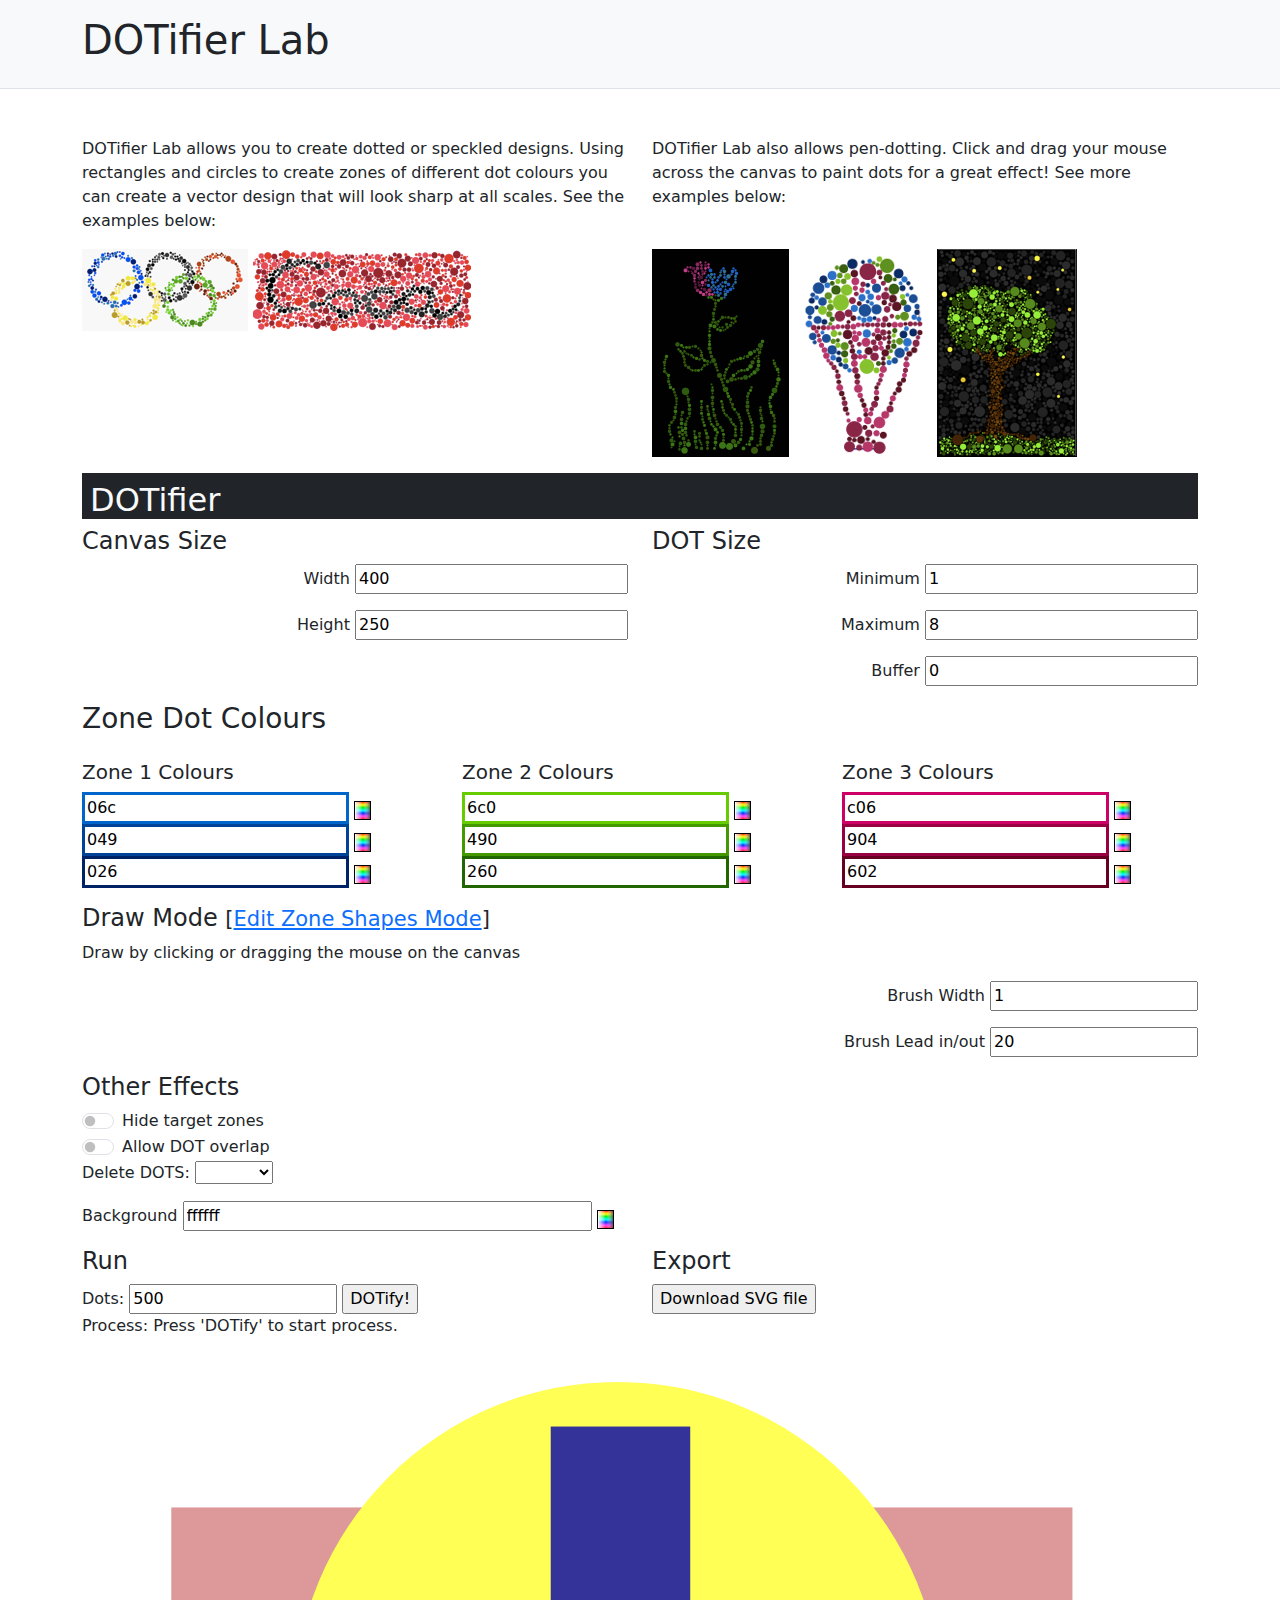
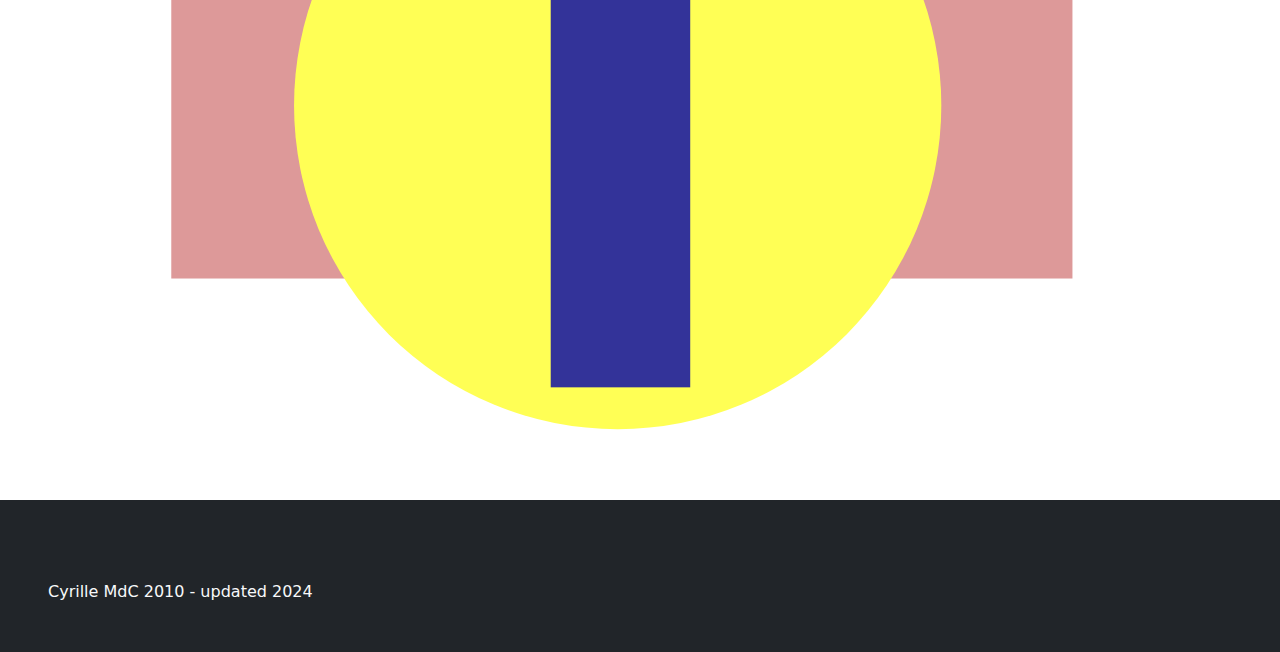
<file: index.html>
<!doctype html>
<html>
    <head>
        <meta charset="UTF-8">
        <link media="screen" type="text/css" href="css/bootstrap.min.css" rel="stylesheet">
        <link media="screen" type="text/css" href="css/dot.css" rel="stylesheet">
        <!-- <script src='js/d3.min.js'></script> -->
        <script src="js/FileSaver.js" type="text/javascript"> </script>
        <title>DOTifier Lab</title>
    </head>
    <body>
        <nav class="navbar navbar-expand-md navbar-light flex-wrap py-3 border-bottom bg-light">
            <div class="container">
                <h1>DOTifier Lab</h1>
            </div>
        </nav>

        <div class='container mt-5'>
            <div class='row'>
                <div class='col-sm-6'>
                    <p>DOTifier Lab allows you to create dotted or speckled designs. Using rectangles and circles to create zones of different dot colours you can create a vector design that will look sharp at all scales. See the examples below:
                    </p>
                </div>
                <div class='col-sm-6'>
                    <p>DOTifier Lab also allows pen-dotting. Click and drag your mouse across the canvas to paint dots for a great effect! See more examples below:</p>
                </div>
                <div class='col-sm-6'>
                    <img src='examples/olympics.png'> <img src='examples/coca.png'>
                </div>
                <div class='col-sm-6'>
                    <img src='examples/flower.png'>
                    <img src='examples/hotair.png'>
                    <img src='examples/tree.png'>
                </div>

                <div class='col-12 mt-3'>
                    <div class='bg-dark text-light px-2 pt-2'>
                        <h2>DOTifier</h2>
                    </div>
                </div>
                <div class='col-sm-6'>
                    <h4>Canvas Size</h4>
                    <p class="text-end"><label for='canvasw'>Width</label> <input id='canvasw' class='w-50' type='text' maxlength='3' value='400' /></p>
                    <p class="text-end"><label for='canvash'>Height</label> <input id='canvash' class='w-50' type='text' maxlength='3' value='250' /></p>
                </div>
                <div class='col-sm-6'>
                    <h4>DOT Size</h4>
                    <p class="text-end"><label for='dotmin'>Minimum</label> <input id='dotmin' class='w-50' type='text' maxlength='3' value='1' /></p>
                    <p class="text-end"><label for='dotmax'>Maximum</label> <input id='dotmax' class='w-50' type='text' maxlength='3' value='8' /></p>
                    <p class="text-end"><label for='dotbuf'>Buffer</label> <input id='dotbuf' class='w-50' type='text' maxlength='3' value='0' /></p>
                </div>
                <div class='col-12'>
                    <h3>Zone Dot Colours</h3>
                </div>
                <div class='col-sm-4 mt-3'>
                    <h5>Zone 1 Colours</h5>
                    <input id='z1c1' type='text' class='w-75 me-1' maxlength='6' value='06c' />
                    <a class='palicon' href='javascript:{}' onclick="DOT.openPalette('z1c1')"><img src='palicon.png'/></a>
                    <input id='z1c2' type='text' class='w-75 me-1' maxlength='6' value='049' />
                    <a class='palicon' href='javascript:{}' onclick="DOT.openPalette('z1c2')"><img src='palicon.png'/></a>
                    <input id='z1c3' type='text' class='w-75 me-1' maxlength='6' value='026' />
                    <a class='palicon' href='javascript:{}' onclick="DOT.openPalette('z1c3')"><img src='palicon.png'/></a>

                </div>
                <div class='col-sm-4 mt-3'>
                    <h5>Zone 2 Colours</h5>
                    <input id='z2c1' type='text' class='w-75 me-1' maxlength='6' value='6c0' />
                    <a class='palicon' href='javascript:{}' onclick="DOT.openPalette('z2c1')"><img src='palicon.png'/></a>
                    <input id='z2c2' type='text' class='w-75 me-1' maxlength='6' value='490' />
                    <a class='palicon' href='javascript:{}' onclick="DOT.openPalette('z2c2')"><img src='palicon.png'/></a>
                    <input id='z2c3' type='text' class='w-75 me-1' maxlength='6' value='260' />
                    <a class='palicon' href='javascript:{}' onclick="DOT.openPalette('z2c3')"><img src='palicon.png'/></a>

                </div>
                <div class='col-sm-4 mt-3'>
                    <h5>Zone 3 Colours</h5>
                    <input id='z3c1' class='w-75 me-1' type='text' maxlength='6' value='c06' />
                    <a class='palicon' href='javascript:{}' onclick="DOT.openPalette('z3c1')"><img src='palicon.png'/></a>
                    <input id='z3c2' class='w-75 me-1' type='text' maxlength='6' value='904' />
                    <a class='palicon' href='javascript:{}' onclick="DOT.openPalette('z3c2')"><img src='palicon.png'/></a>
                    <input id='z3c3' class='w-75 me-1' type='text' maxlength='6' value='602' />
                    <a class='palicon' href='javascript:{}' onclick="DOT.openPalette('z3c3')"><img src='palicon.png'/></a>
                </div>

                <div class='col-12 mt-3'></div>

                <div id='edit_zone_mode' class='col-12' style="display: none">
                    <div class='row'>
                        <div class='col-12'>
                            <h4 class='l'>Edit Zone Shapes Mode <small>[<a href='javascript:{}' onclick="DOT.toggleMode('draw')">Draw Mode</a>]</small></h4>
                        </div>
                        <div class='col-sm-4'>
                            <p id='z1shpop' class='p-2'>
                            <strong>Zone 1</strong><br/>
                            Add shape:<br/>
                            <input type='radio' name='zone_shp' id='z1c'/> <label for='z1c'>Circle</label><br/>
                            <input type='radio' name='zone_shp' id='z1r'/> <label for='z1r'>Rectangle</label> <a href='javascript:{}' onclick='makeBGRect()'>[fill]</a><br/>

                            Delete shape:<br/>
                            <select id='z1del'>
                                <option></option>
                                <option id='delall' value='-1'>Delete all</option>
                            </select>
                            </p>
                        </div>

                        <div class='col-sm-4'>
                            <p id='z2shpop' class='p-2'><strong>Zone 2</strong><br/>
                            Add shape:<br/>
                            <input type='radio' name='zone_shp' id='z2c' checked /> <label for='z2c'>Circle</label><br/>
                                <input type='radio' name='zone_shp' id='z2r'/> <label for='z2r'>Rectangle</label><br/>
                            Delete shape:<br/>
                            <select id='z2del'>
                                <option></option>
                                <option id='delall' value='-1'>Delete all</option>
                            </select>
                            </p>

                        </div>
                        <div class='col-sm-4'>
                            <p id='z3shpop' class='p-2'><strong>Zone 3</strong><br/>
                            Add shape:<br/>
                            <input type='radio' name='zone_shp' id='z3c'/> <label for='z3c'>Circle</label><br/>
                    <input type='radio' name='zone_shp' id='z3r'/> <label for='z3r'>Rectangle</label><br/>
                            Delete shape:<br/>
                            <select id='z3del'>
                                <option></option>
                                <option id='delall' value='-1'>Delete all</option>
                            </select>
                            </p>
                        </div>
                    </div>
                </div>

                <div id='draw_mode' class='col-12'>
                    <h4 class='l'>Draw Mode <small>[<a href='javascript:{}' onclick="DOT.toggleMode('shape')">Edit Zone Shapes Mode</a>]</small></h4>
                    <p>Draw by clicking or dragging the mouse on the canvas</p>
                    <p class='text-end'><label for='brush_width'>Brush Width</label> <input id='brush_width' type='text' maxlength='3' value='1' /></p>
                    <p class='text-end'><label for='brush_leadio'>Brush Lead in/out</label> <input id='brush_leadio' type='text' maxlength='3' value='20' /></p>
                </div>

                <div class='col-sm-6'>
                    <h4>Other Effects</h4>
                    
                    <div class="form-check form-switch">
                        <label class="form-check-label" for="toggle_targets">Hide target zones </label>
                        <input class="form-check-input" type="checkbox" role="switch" name="toggle_targets" id="toggle_targets">
                    </div>

                    <div class="form-check form-switch">
                        <label class="form-check-label" for="allow_overlap">Allow DOT overlap</label>
                        <input class="form-check-input" type="checkbox" role="switch" name="allow_overlap" id="allow_overlap">
                    </div>

                    <p>Delete DOTS:
                    <select id='deldots'>
                        <option></option>
                        <option value='-1'>all</option>
                        <option value='z1'>Zone 1</option>
                        <option value='z2'>Zone 2</option>
                        <option value='z3'>Zone 3</option>
                    </select>
                    </p>

                    <p>
                        <label for='bgcolour'>Background</label> <input id='bgcolour' class='me-1 w-75' type='text' maxlength='6' value='ffffff' />
                        <a class='palicon' href='javascript:{}' onclick="DOT.openPalette('bgcolour')"><img src='palicon.png'/></a>
                    </p>
                </div>

                <div class='col-12'> </div>

                <div class='col-sm-6'>
                    <h4>Run</h4>
                    <p>
                    <label class='' for='dotnum'>Dots:</label>
                    <input id='dotnum' type='number' maxlength='6' size='6' value='500' />
                    <input type='submit' value='DOTify!' onclick="DOT.dotify(); return false;"/><br>
                    Process: <span id='dotifycomp'>Press 'DOTify' to start process.</span>
                    </p>
                </div>

                <div class='col-sm-6'>
                    <h4>Export</h4>
                    <input type="button" id="exportbutton" value="Download SVG file">
                </div>

                <div id='overlay_bg' class='col-12'>
                    <div id='overlay_palette'>
                        <p>Choose colour:</p>
                        <div id='svgpalPkg'>
                            <svg id='svgpal' viewbox='0 0 220 200' width='200' style='background: white;'>
                                <defs>
                                <linearGradient id="bw-gradient" x1="0%" y1="0%" x2="100%" y2="0%">
                                <stop offset="0%" style="stop-color:rgb(255,255,255); stop-opacity:1"/>
                                <stop offset="50%" style="stop-color:rgb(255,255,255); stop-opacity:0"/>
                                <stop offset="100%" style="stop-color:rgb(0,0,0); stop-opacity:1"/>
                                </linearGradient>
                                <linearGradient id="black-gradient" x1="0%" y1="0%" x2="0%" y2="100%">
                                <stop offset="0%" style="stop-color:rgb(0,0,0); stop-opacity:1"/>
                                <stop offset="100%" style="stop-color:rgb(0,0,0); stop-opacity:0"/>
                                </linearGradient>
                                <linearGradient id="rainbow-gradient" x1="0%" y1="0%" x2="0%" y2="100%">
                                <stop offset="0%" style="stop-color:rgb(255,0,0); stop-opacity:1"/>
                                <stop offset="17%" style="stop-color:rgb(255,255,0); stop-opacity:1"/>
                                <stop offset="33%" style="stop-color:rgb(0,255,0); stop-opacity:1"/>
                                <stop offset="50%" style="stop-color:rgb(0,255,255); stop-opacity:1"/>
                                <stop offset="66%" style="stop-color:rgb(0,0,255); stop-opacity:1"/>
                                <stop offset="83%" style="stop-color:rgb(255,0,255); stop-opacity:1"/>
                                <stop offset="100%" style="stop-color:rgb(255,0,0); stop-opacity:1"/>
                                </linearGradient>
                                </defs>
                                <rect x='0' y='0' width='200' height='200' style='fill:url(#rainbow-gradient)' />
                                <rect x='0' y='0' width='200' height='200' style='fill:url(#bw-gradient)' />
                                <rect x='200' y='0' width='21' height='200' style='fill:url(#black-gradient)' />
                            </svg>
                        </div>
                    </div>
                </div><!-- end of overlay_bg -->

                <div id='svgPkg' class='col-12 mb-5'>
                    <svg id='svgobj' viewbox="0 0 400 250" width="100%">
                        <style type="text/css">
/*start CSS*/
#z1, #z2, #z3 {stroke: none;fill: blue;}
#z1 {fill: #d99;}
#z2 {fill: #ff5;}
#z3 {fill: #339;}
/* end CSS */
                        </style>
                        <g id='bg_rect_g'>
                        <rect id='bg_rect' x='0' y='0' width='400' height='250' fill='white'/>
                        </g>
                        <g id='targetZone'>
                        <g id='z1'><rect x="32" y="55" width="323" height="133" /></g>
                        <g id='z2'><circle cx="192" cy="126" r="116" /></g>
                        <g id='z3'><rect x="168" y="26" width="50" height="201" /></g>
                        </g>
                        <g id='circle_graphics'>
                        <g id='dotsz1'></g>
                        <g id='dotsz2'></g>
                        <g id='dotsz3'></g>
                        </g>
                    </svg>
                </div><!-- end of svgPkg div -->


            </div>
        </div>

        <div class='container-fluid bg-dark text-light p-5'>
            <div class='row'>
                <div class='col'>
                    <pre><p id='outputParag'></p></pre>
                    Cyrille MdC 2010 - updated 2024
                </div>
            </div>
        </div>
        <script src='js/dotify.js'></script>
    </body>
</html>
</file>
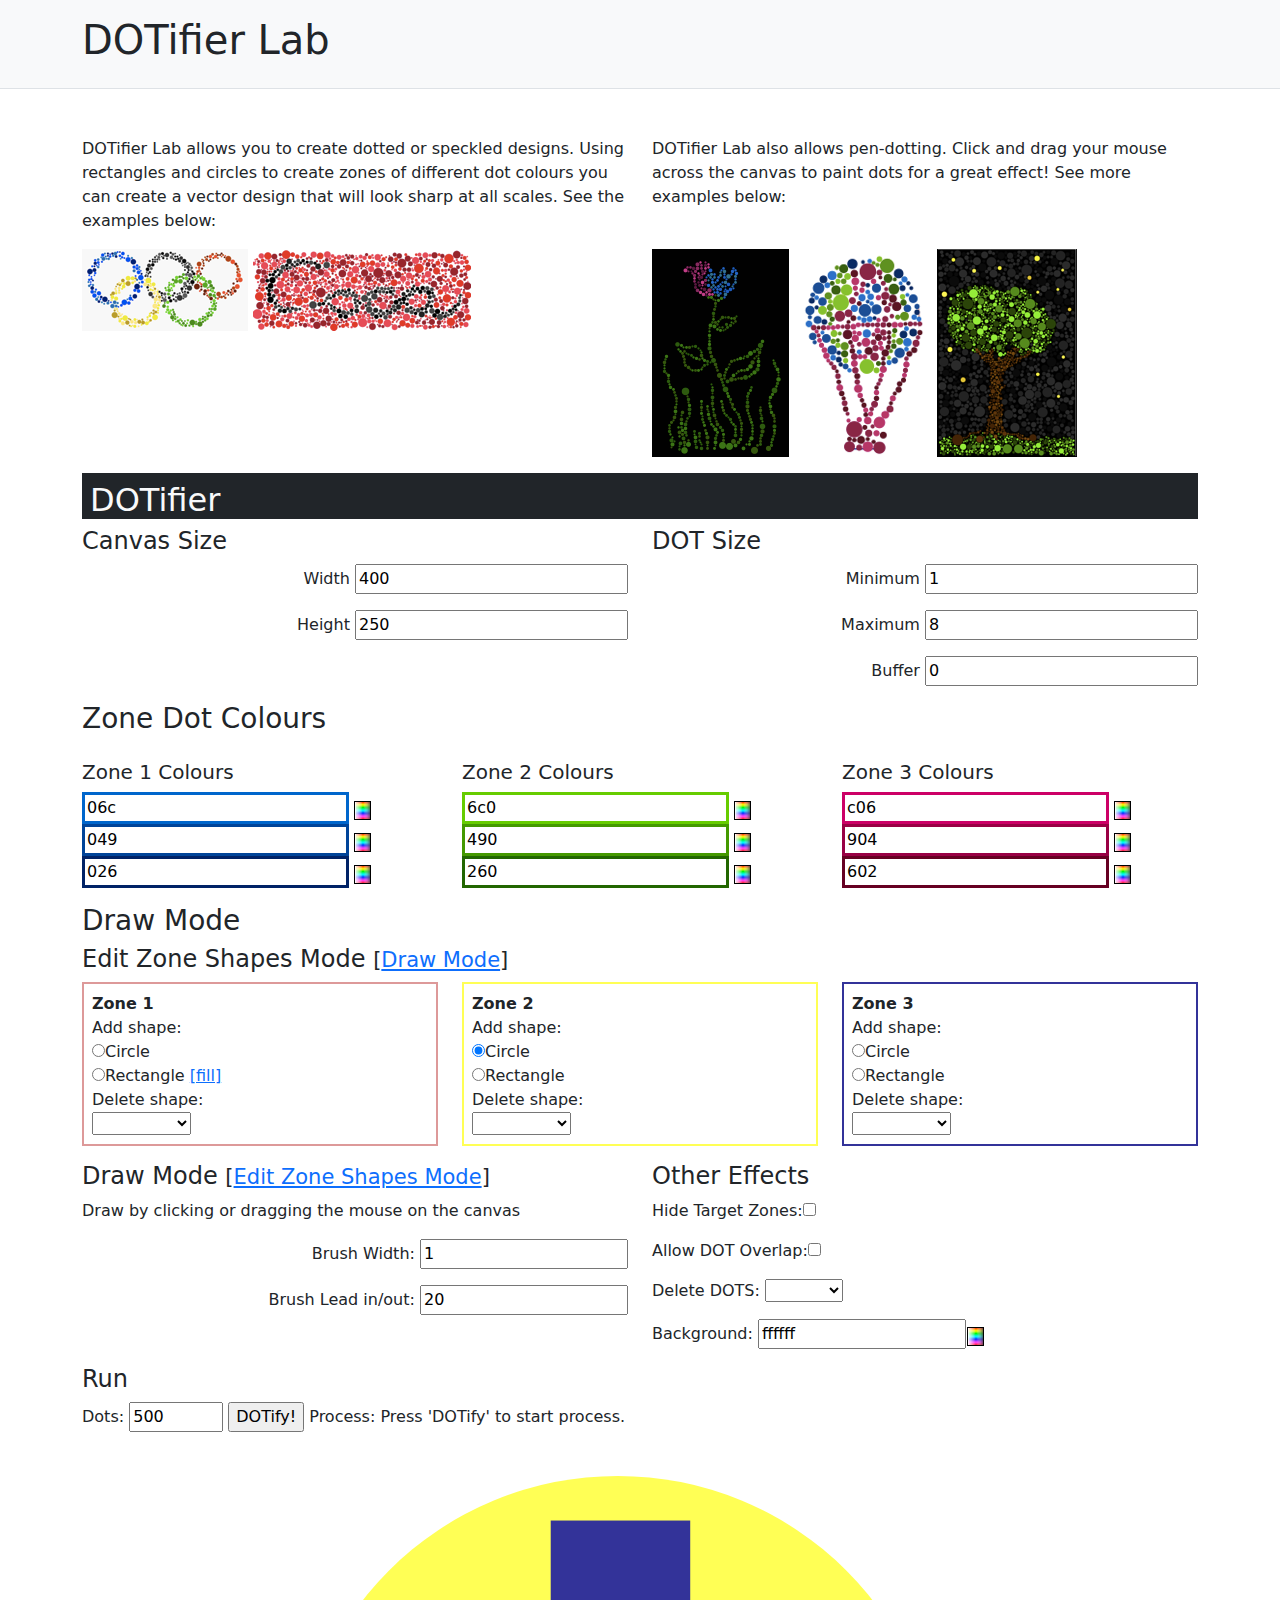
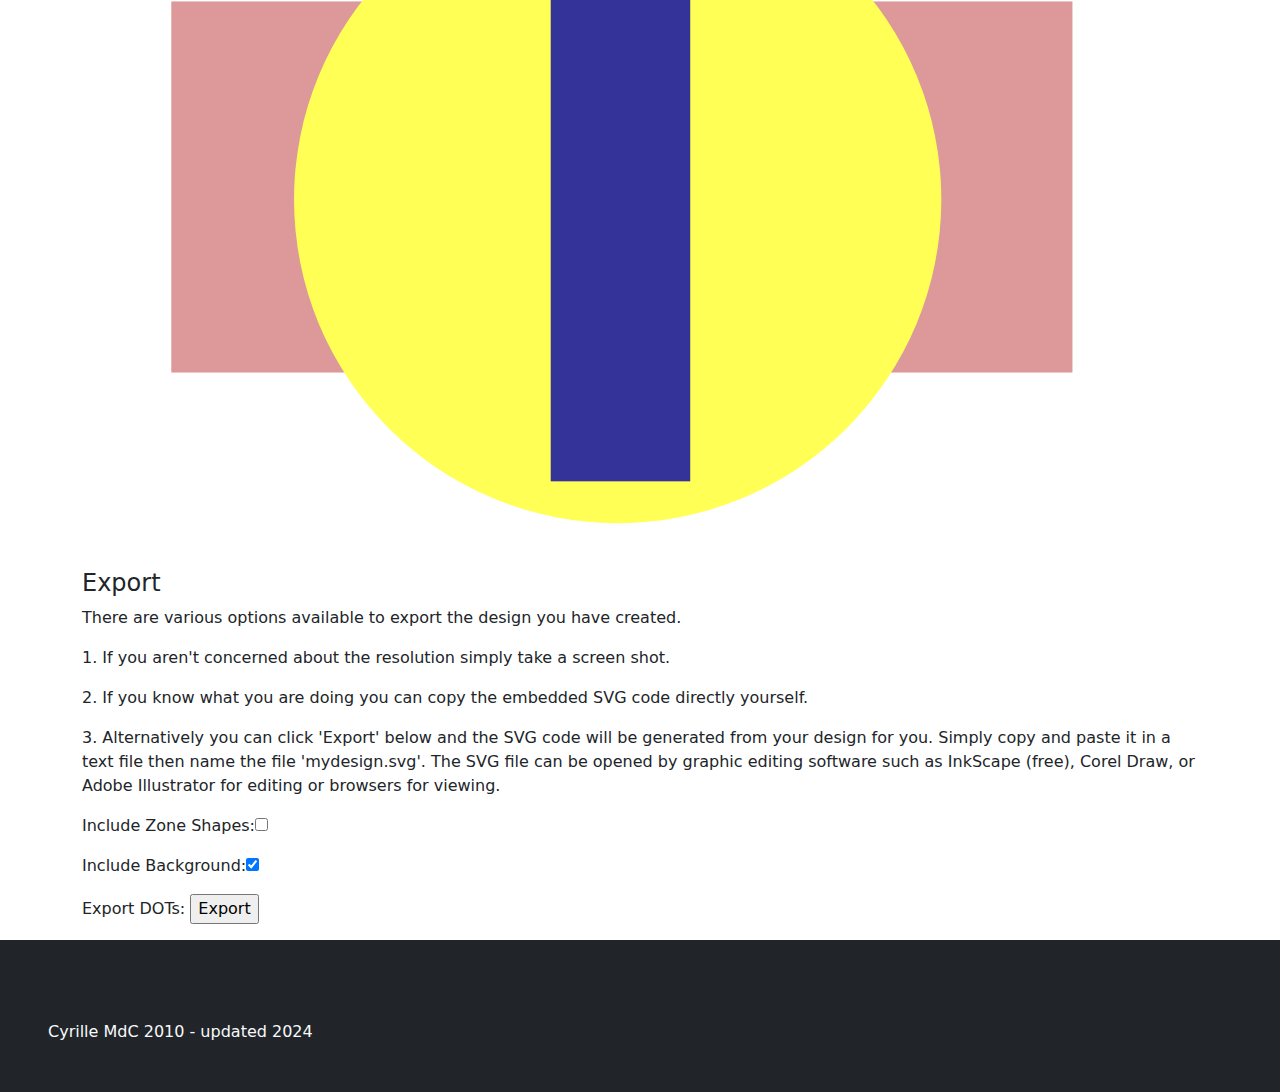
<file: paint/index.html>
<!doctype html>
<html>
    <head>
        <meta charset="UTF-8">
        <link media="screen" type="text/css" href="css/bootstrap.min.css" rel="stylesheet">
        <link media="screen" type="text/css" href="css/dot.css" rel="stylesheet">
        <script src='js/d3.min.js'></script>
        <title>DOTifier Lab</title>
    </head>
    <body>
        <nav class="navbar navbar-expand-md navbar-light flex-wrap py-3 border-bottom bg-light">
            <div class="container">
                <h1>DOTifier Lab</h1>
            </div>
        </nav>

        <div class='container mt-5'>
            <div class='row'>
                <div class='col-sm-6'>
                    <p>DOTifier Lab allows you to create dotted or speckled designs. Using rectangles and circles to create zones of different dot colours you can create a vector design that will look sharp at all scales. See the examples below:
                    </p>
                </div>
                <div class='col-sm-6'>
                    <p>DOTifier Lab also allows pen-dotting. Click and drag your mouse across the canvas to paint dots for a great effect! See more examples below:</p>
                </div>
                <div class='col-sm-6'>
                    <img src='examples/olympics.png'> <img src='examples/coca.png'>
                </div>
                <div class='col-sm-6'>
                    <img src='examples/flower.png'>
                    <img src='examples/hotair.png'>
                    <img src='examples/tree.png'>
                </div>

                <div class='col-12 mt-3'>
                    <div class='bg-dark text-light px-2 pt-2'>
                        <h2>DOTifier</h2>
                    </div>
                </div>
                <div class='col-sm-6'>
                    <h4>Canvas Size</h4>
                    <p class="text-end">Width <input id='canvasw' class='w-50' type='text' maxlength='3' value='400' /></p>
                    <p class="text-end">Height <input id='canvash' class='w-50' type='text' maxlength='3' value='250' /></p>
                </div>
                <div class='col-sm-6'>
                    <h4>DOT Size</h4>
                    <p class="text-end">Minimum <input id='dotmin' class='w-50' type='text' maxlength='3' value='1' /></p>
                    <p class="text-end">Maximum <input id='dotmax' class='w-50' type='text' maxlength='3' value='8' /></p>
                    <p class="text-end">Buffer  <input id='dotbuf' class='w-50' type='text' maxlength='3' value='0' /></p>
                </div>
                <div class='col-12'>
                    <h3>Zone Dot Colours</h3>
                </div>
                <div class='col-sm-4 mt-3'>
                    <h5>Zone 1 Colours</h5>
                    <input id='z1c1' type='text' class='w-75 me-1' maxlength='6' value='06c' />
                    <a class='palicon' href='javascript:{}' onclick="openPalette('z1c1')"><img src='palicon.png'/></a>
                    <input id='z1c2' type='text' class='w-75 me-1' maxlength='6' value='049' />
                    <a class='palicon' href='javascript:{}' onclick="openPalette('z1c2')"><img src='palicon.png'/></a>
                    <input id='z1c3' type='text' class='w-75 me-1' maxlength='6' value='026' />
                    <a class='palicon' href='javascript:{}' onclick="openPalette('z1c3')"><img src='palicon.png'/></a>

                </div>
                <div class='col-sm-4 mt-3'>
                    <h5>Zone 2 Colours</h5>
                    <input id='z2c1' type='text' class='w-75 me-1' maxlength='6' value='6c0' />
                    <a class='palicon' href='javascript:{}' onclick="openPalette('z2c1')"><img src='palicon.png'/></a>
                    <input id='z2c2' type='text' class='w-75 me-1' maxlength='6' value='490' />
                    <a class='palicon' href='javascript:{}' onclick="openPalette('z2c2')"><img src='palicon.png'/></a>
                    <input id='z2c3' type='text' class='w-75 me-1' maxlength='6' value='260' />
                    <a class='palicon' href='javascript:{}' onclick="openPalette('z2c3')"><img src='palicon.png'/></a>

                </div>
                <div class='col-sm-4 mt-3'>
                    <h5>Zone 3 Colours</h5>
                    <input id='z3c1' class='w-75 me-1' type='text' maxlength='6' value='c06' />
                    <a class='palicon' href='javascript:{}' onclick="openPalette('z3c1')"><img src='palicon.png'/></a>
                    <input id='z3c2' class='w-75 me-1' type='text' maxlength='6' value='904' />
                    <a class='palicon' href='javascript:{}' onclick="openPalette('z3c2')"><img src='palicon.png'/></a>
                    <input id='z3c3' class='w-75 me-1' type='text' maxlength='6' value='602' />
                    <a class='palicon' href='javascript:{}' onclick="openPalette('z3c3')"><img src='palicon.png'/></a>
                </div>

                <div class='col-12 mt-3'>
                    <h3>Draw Mode</h3>
                </div>

                <div id='edit_zone_mode' class='col-12'>
                    <h4 class='l'>Edit Zone Shapes Mode <small>[<a href='javascript:{}' onclick="showDrawMode(true)">Draw Mode</a>]</small></h4>
                    <div class='row'>
                        <div class='col-sm-4'>
                            <p id='z1shpop' class='p-2'>
                            <strong>Zone 1</strong><br/>
                            Add shape:<br/>
                            <input type='radio' name='zone_shp' id='z1c'/><label for='z1c'>Circle</label><br/>
                            <input type='radio' name='zone_shp' id='z1r'/><label for='zone_shp'>Rectangle</label> <a href='javascript:{}' onclick='makeBGRect()'>[fill]</a><br/>

                            Delete shape:<br/>
                            <select id='z1del'>
                                <option></option>
                                <option id='delall' value='-1'>Delete all</option>
                            </select>
                            </p>
                        </div>

                        <div class='col-sm-4'>
                            <p id='z2shpop' class='p-2'><strong>Zone 2</strong><br/>
                            Add shape:<br/>
                            <input type='radio' name='zone_shp' id='z2c' checked />Circle<br/>
                            <input type='radio' name='zone_shp' id='z2r'/>Rectangle<br/>
                            Delete shape:<br/>
                            <select id='z2del'>
                                <option></option>
                                <option id='delall' value='-1'>Delete all</option>
                            </select>
                            </p>

                        </div>
                        <div class='col-sm-4'>
                            <p id='z3shpop' class='p-2'><strong>Zone 3</strong><br/>
                            Add shape:<br/>
                            <input type='radio' name='zone_shp' id='z3c'/>Circle<br/>
                            <input type='radio' name='zone_shp' id='z3r'/>Rectangle<br/>
                            Delete shape:<br/>
                            <select id='z3del'>
                                <option></option>
                                <option id='delall' value='-1'>Delete all</option>
                            </select>
                            </p>
                        </div>
                    </div>
                </div>

                <div id='draw_mode' class='col-sm-6'>
                    <h4 class='l'>Draw Mode <small>[<a href='javascript:{}' onclick="showDrawMode(false)">Edit Zone Shapes Mode</a>]</small></h4>
                    <p>Draw by clicking or dragging the mouse on the canvas</p>
                    <p class='text-end'>Brush Width: <input id='brush_width' type='text' maxlength='3' value='1' /></p>
                    <p class='text-end'>Brush Lead in/out: <input id='brush_leadio' type='text' maxlength='3' value='20' /></p>
                </div>

                <div class='col-sm-6'>
                    <h4>Other Effects</h4>
                    <p>Hide Target Zones:<input id='toggle_targets' type='checkbox'/></p>
                    <p>Allow DOT Overlap:<input id='allow_overlap' type='checkbox'/></p>
                    <p>Delete DOTS:
                    <select id='deldots'>
                        <option></option>
                        <option value='-1'>all</option>
                        <option value='z1'>Zone 1</option>
                        <option value='z2'>Zone 2</option>
                        <option value='z3'>Zone 3</option>
                    </select>
                    </p>
                    <p><span>Background:</span> <input id='bgcolour' type='text' maxlength='6' value='ffffff' />
                    <a class='palicon' href='javascript:{}' onclick="openPalette('bgcolour')"><img src='palicon.png'/></a>
                    </p>
                </div>

                <div class='col-12'>
                    <h4>Run</h4>
                    <p>
                    <span class=''>Dots:</span>
                    <input id='dotnum' type='text' maxlength='6' size='6' value='500' />
                    <input type='submit' value='DOTify!' onclick="dotify(); return false;"/>
                    Process: <span id='dotifycomp'>Press 'DOTify' to start process.</span>
                    </p>
                </div>

                <div id='overlay_bg' class='col-12'>
                    <div id='overlay_palette'>
                        <p>Choose colour:</p>
                        <div id='svgpalPkg'>
                            <svg id='svgpal' viewbox='0 0 220 200' width='100%' style='background: white;'>
                                <defs>
                                <linearGradient id="bw-gradient" x1="0%" y1="0%" x2="100%" y2="0%">
                                <stop offset="0%" style="stop-color:rgb(255,255,255); stop-opacity:1"/>
                                <stop offset="50%" style="stop-color:rgb(255,255,255); stop-opacity:0"/>
                                <stop offset="100%" style="stop-color:rgb(0,0,0); stop-opacity:1"/>
                                </linearGradient>
                                <linearGradient id="black-gradient" x1="0%" y1="0%" x2="0%" y2="100%">
                                <stop offset="0%" style="stop-color:rgb(0,0,0); stop-opacity:1"/>
                                <stop offset="100%" style="stop-color:rgb(0,0,0); stop-opacity:0"/>
                                </linearGradient>
                                <linearGradient id="rainbow-gradient" x1="0%" y1="0%" x2="0%" y2="100%">
                                <stop offset="0%" style="stop-color:rgb(255,0,0); stop-opacity:1"/>
                                <stop offset="17%" style="stop-color:rgb(255,255,0); stop-opacity:1"/>
                                <stop offset="33%" style="stop-color:rgb(0,255,0); stop-opacity:1"/>
                                <stop offset="50%" style="stop-color:rgb(0,255,255); stop-opacity:1"/>
                                <stop offset="66%" style="stop-color:rgb(0,0,255); stop-opacity:1"/>
                                <stop offset="83%" style="stop-color:rgb(255,0,255); stop-opacity:1"/>
                                <stop offset="100%" style="stop-color:rgb(255,0,0); stop-opacity:1"/>
                                </linearGradient>
                                </defs>
                                <rect x='0' y='0' width='200' height='200' style='fill:url(#rainbow-gradient)' />
                                <rect x='0' y='0' width='200' height='200' style='fill:url(#bw-gradient)' />
                                <rect x='200' y='0' width='21' height='200' style='fill:url(#black-gradient)' />
                            </svg>
                        </div>
                    </div>
                </div><!-- end of overlay_bg -->

                <div id='svgPkg' class='col-12' style="width: 100%">
                    <svg id='svgobj' viewbox="0 0 400 250" width="100%">
                        <style type="text/css">
/*start CSS*/
#z1, #z2, #z3 {stroke: none;fill: blue;}
#z1 {fill: #d99;}
#z2 {fill: #ff5;}
#z3 {fill: #339;}
/* end CSS */
                        </style>
                        <g id='bg_rect_g'>
                            <rect id='bg_rect' x='0' y='0' width='400' height='250' fill='white'/>
                        </g>
                        <g id='targetZone'>
                            <g id='z1'>
                                <rect x="32" y="55" width="323" height="133" />
                            </g>
                            <g id='z2'>
                                <circle cx="192" cy="126" r="116" />
                            </g>
                            <g id='z3'>
                                <rect x="168" y="26" width="50" height="201" />
                            </g>
                        </g>
                        <g id='circle_graphics'>
                            <g id='dotsz1'></g>
                            <g id='dotsz2'></g>
                            <g id='dotsz3'></g>
                        </g>
                    </svg>
                </div><!-- end of svgPkg div -->

                <div class='col-12 mt-4'>
                    <h4>Export</h4>
                    <p>There are various options available to export the design you have created.</p>
                    <p>1. If you aren't concerned about the resolution simply take a screen shot.</p>
                    <p>2. If you know what you are doing you can copy the embedded SVG code directly yourself.</p>
                    <p>3. Alternatively you can click 'Export' below and the SVG code will be generated from your design for you. Simply copy and paste it in a text file then name the file 'mydesign.svg'. The SVG file can be opened by graphic editing software such as InkScape (free), Corel Draw, or Adobe Illustrator for editing or browsers for viewing.</p>
                    <p>Include Zone Shapes:<input id='exp_zones' type='checkbox'/></p>
                    <p>Include Background:<input id='exp_bg' type='checkbox' checked /></p>
                    <p>Export DOTs: <input type='submit' value='Export' onclick="dotExport(); return false;"/></p>
                </div>

            </div>
        </div>

        <div class='container-fluid bg-dark text-light p-5'>
            <div class='row'>
                <div class='col'>
                    <pre><p id='outputParag'></p></pre>
                    Cyrille MdC 2010 - updated 2024
                </div>
            </div>
        </div>
        <script src='js/dotify.js'></script>
    </body>
</html>
</file>
<file: css/dot.css>
/* CSS for Dotifier */
/* Cyrille Medard de Chardon */

p#z1shpop {
	border: 2px solid #d99;
}

p#z2shpop {
	border: 2px solid #ff5;
}

p#z3shpop {
	border: 2px solid #339;
}

/* Palette Overlay */
#overlay_palette {
	z-index: 3;
	position: fixed;
	padding: 4px 1em 1em;
	text-align: center;
	top: 40vh;
	left: 40vw;
	background-color: rgba(0,0,0,0.5);
}

#overlay p {
	color: white;
	opacity: 1;
}

#overlay_bg {
	z-index: 2;
	position: fixed;
	top: 0;
	left: 0;
	width: 100%;
	height: 100vh;
	background-color: rgba(0,0,0,0.5);
	visibility:hidden;
}

a.palicon img {
	margin: 0 0 -5px -4px;
}

a.palicon {
	margin-bottom: 4px;
	color: blue;
}

/* misc */

.examples img {
	border: 1px solid black;
	display: inline;
	margin-bottom: 10px;
}
</file>
<file: paint/css/dot.css>
/* CSS for Dotifier */
/* Cyrille Medard de Chardon */

p#z1shpop {
	border: 2px solid #d99;
}

p#z2shpop {
	border: 2px solid #ff5;
}

p#z3shpop {
	border: 2px solid #339;
}

/* Palette Overlay */
#overlay_palette {
	z-index: 3;
	position: absolute;
	padding: 4px 1em 1em;
	text-align: center;
	top: 660px;
	left: 520px;
	background-color: rgba(0,0,0,0.5);
}

#overlay p {
	color: white;
	opacity: 1;
}

#overlay_bg {
	z-index: 2;
	position: absolute;
	top: 0;
	left: 0;
	width: 100%;
	height: 1470px;
	background-color: rgba(0,0,0,0.5);
	visibility:hidden;
}

a.palicon img {
	margin: 0 0 -5px -4px;
}

a.palicon {
	margin-bottom: 4px;
	color: blue;
}

/* misc */

.examples img {
	border: 1px solid black;
	display: inline;
	margin-bottom: 10px;
}
</file>
